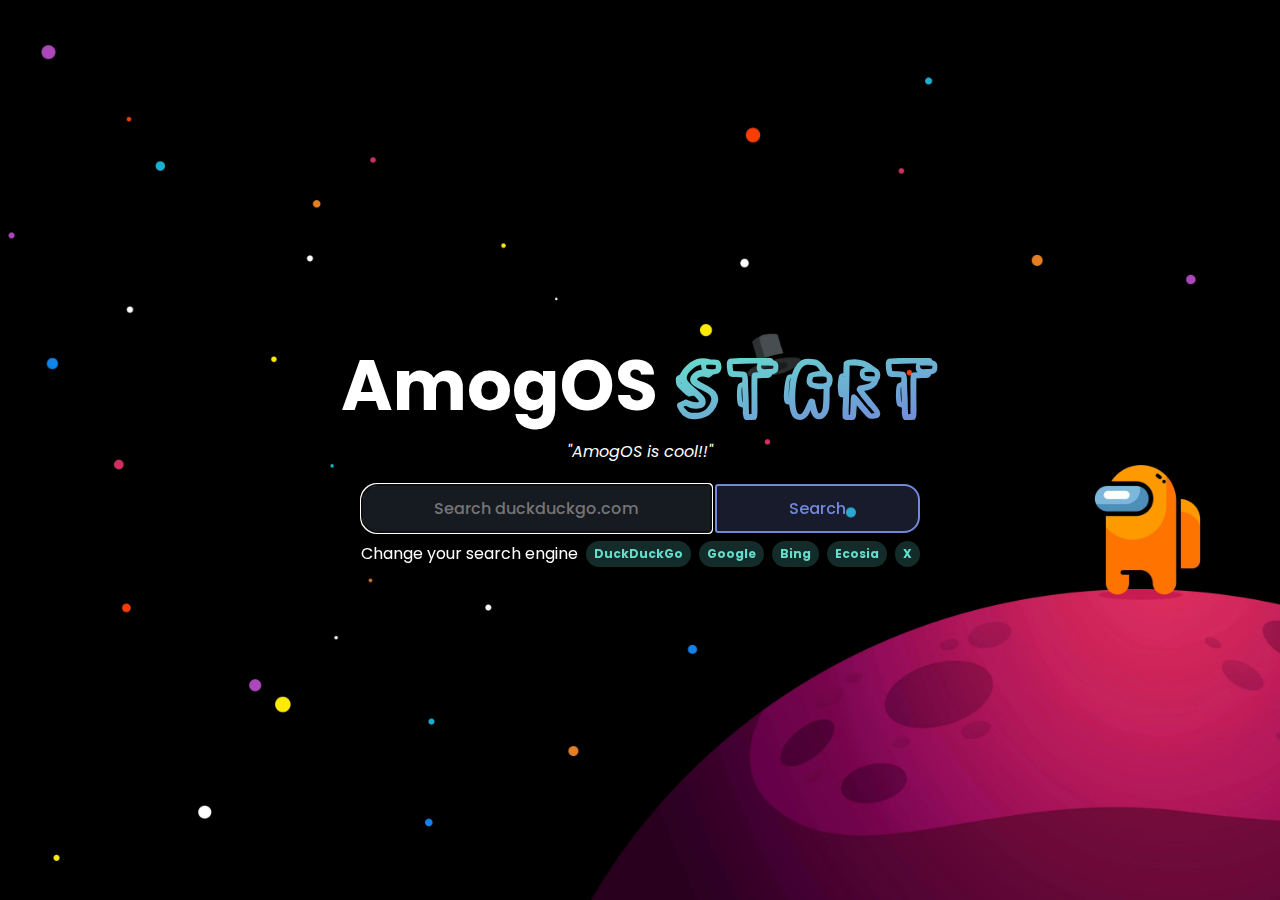
<file: startpage/index.html>
<!--haccing skills #1: view page source-->
<!--totally not copied from amogos websus-->

<!--
AmogOS Toppat WEBSUS - Source code made by Optix (http://optix.rf.gd)

Full code is documented for being modified by sussy bakas

NOTES:
- All images and assest are on this website root (/), cause I made it that way initially and... uhh im not changing it all (: (but I changed it! Muahahhaha - beau)
- In case you want me to update anything, just ping me on the AmogOS server and I will do. All this comments can be removed after reviewing (there is a backup of them, so no worries).
-->
<!DOCTYPE html>
<html lang="en">
<head>
    <title>AmogOS Start Page</title>
    <meta charset="UTF-8">

    <!--open graph, for website to have cool embed when shared through discord-->
    <meta name="title" content="AmogOS Start Page">
    <meta name="description" content="The start page for AmogOS, the sus OS.">
    <meta property="og:type" content="website">
    <meta property="og:site_name" content="AmogOS Start Page">
    <meta property="og:title" content="AmogOS Start Page">
    <meta property="og:description" content="The start page for AmogOS, the sus OS.">
    <meta property="og:image" content="https://amog-os.github.io/banner.webp">
    <!--images like the banner of the open graph, twitter attributes, and more, MUST be a full URL in order to work-->
    <meta name="theme-color" content="#66DDCC">
    <!--color for that line on discord embed, change it if you want. must be a HEX value.-->

    <meta property="twitter:card" content="summary_large_image">
    <meta property="twitter:site_name" content="website">
    <meta property="twitter:title" content="AmogOS Start Page">
    <meta property="twitter:description"
          content="The start page for AmogOS, the sus OS.">
    <meta property="twitter:image" content="https://amog-os.github.io/banner.webp">

    <meta name="viewport" content="width=device-width, initial-scale=1.0">
    <meta name="keywords"
          content="sus, susOS, amogOS, among us OS, amogOS linux, among us linux, sussy os, sussy baka, sussy wussy">
    <!--keywords for better locating, in case website gets indexed on search engines, like Gogoglgoe, Microsoft Bing, DuckDuckGo, Swiftly Nature, Ecosia... (for now it's not on google btw)-->

    <meta http-equiv="X-UA-Compatible" content="IE=edge">

    <link rel="stylesheet" href="../css/cascade-sus-sheets.css" type="text/css">
    <!--cascade style sheets, cascade sus sheets, get it?-->
    <link rel="icon" href="../img/amogos-logo.webp"> <!--icon = favicon -->
    <link rel="apple-touch-icon" href="../img/amogos-logo.webp"> <!--icon = apple-touch-icon -->
    <!--<link rel="google-spyware" href="google.com">-->
    <link rel="preconnect" href="https://fonts.googleapis.com">
    <link rel="preconnect" href="https://fonts.gstatic.com" crossorigin="">
    <link href="https://fonts.googleapis.com/css2?family=Montserrat:ital,wght@0,100;0,200;0,300;0,400;0,500;0,600;0,700;0,800;0,900;1,100;1,200;1,300;1,400;1,500;1,600;1,700;1,800;1,900&amp;family=Poppins:ital,wght@0,100;0,200;0,300;0,400;0,500;0,600;0,700;0,800;0,900;1,100;1,200;1,300;1,400;1,500;1,600;1,700;1,800;1,900&amp;display=swap"
          rel="stylesheet">
    <!--this also includes montserrat for some reason, but it gets poppins which is the font from old amogos websus so idc-->

    <script src="../js/main.js" defer></script>

    <style>
        @font-face {
            font-family: "amogos";
            src: url("../fonts/AmongUs-Regular.ttf");
        }

        #toppat {
            text-transform: uppercase;
            font-family: "amogos", sans-serif;
        }

        .highlight {
            color: var(--amog-hightlight) !important;
        }

        #quote {
            font-style: italic;

            &:before, &:after {
                content: '"';
            }

        }

        .suggestions {
            display: flex;
            flex-direction: row;
            justify-content: center;
            align-items: center;
            flex-wrap: wrap;
            gap: 0.5rem;
            margin-top: 0.5rem;

            .chip {
                background-color: var(--amog-green-transparent);
                padding: 0.25rem 0.5rem;
                border-radius: 6rem;
                color: var(--amog-green);
                font-weight: bold;
                font-size: 0.75rem;
                user-select: none;

                &:hover {
                    background-color: var(--amog-green);
                    cursor: pointer;
                    color: var(--amog-black);
                }
            }
        }
    </style>

</head>
<body>

<!-- A start page with a search bar using DuckDuckGo, a link to the downloads page, and a link to the GitHub repo. -->
<header style="height: 100vh;">
    <div class="container">
        <h1>AmogOS <span id="toppat">Start<img id="topHatImage" src="../img/toppat.webp" alt="Top Hat"></span></h1>
        <p id="quote" style="margin: 0; padding: 0; text-align: center; max-width: 512px;">AmogOS is cool!!</p>

        <script>
            const img = document.getElementById('topHatImage');

            document.addEventListener('mousemove', (e) => {
                const imgRect = img.getBoundingClientRect();
                const imgCenterX = imgRect.left + imgRect.width / 2;
                const imgCenterY = imgRect.top + imgRect.height / 2;

                const mouseX = e.clientX;
                const mouseY = e.clientY;

                const deltaX = mouseX - imgCenterX;
                const deltaY = mouseY - imgCenterY;

                const angle = Math.atan2(deltaY, deltaX);
                const angleDegrees = angle * (180 / Math.PI) - 70;

                img.animate(
                    [
                        {transform: 'translate(' + deltaX * 0.05 + 'px, ' + deltaY * 0.05 + 'px) rotate(0deg)'},
                        {rotate: angleDegrees + 'deg'}
                    ],
                    {
                        duration: 60000,
                        iterations: 69,
                        easing: `cubic-bezier(${Math.random()}, ${Math.random()}, ${Math.random()}, ${Math.random()})`
                    }
                );
            });

            document.addEventListener('mouseleave', () => {
                img.animate(
                    [
                        {transform: 'translate(0px, 0px) rotate(0deg)'},
                        {transform: 'translate(0px, 0px) rotate(0deg)'}
                    ],
                    {
                        duration: 60000,
                        iterations: 69,
                        easing: `linear`
                    }
                );
            });


        </script>

        <script>
            function randomQuote(){
                fetch('https://api.quotable.io/random')
                    .then(response => response.json())
                    .then(data => {
                        document.querySelector('#quote').innerHTML = data.content;
                    });
            }

            randomQuote();
        </script>

    </div>

    <div class="search">
        <form class="input-row" action="https://duckduckgo.com/" method="get">
            <input class="third" type="text" name="q" placeholder="Search DuckDuckGo"
                   autofocus required autocomplete="off" spellcheck="true">

            <input class="button btn-sec" type="submit" value="Search">
        </form>

        <div class="suggestions">
            <p>Change your search engine</p>
            <div class="chip" data-engine="duckduckgo.com">DuckDuckGo</div>
            <div class="chip" data-engine="google.com">Google</div>
            <div class="chip" data-engine="bing.com">Bing</div>
            <div class="chip" data-engine="ecosia.org">Ecosia</div>
            <div class="chip" data-engine="shush">X</div>
        </div>

        <script>

            if (localStorage.getItem('showSuggestions') === 'false') {
                document.querySelector('.suggestions').style.opacity = "0";
            }

            const chips = document.querySelectorAll('.chip');
            chips.forEach(chip => {
                chip.addEventListener('click', () => {
                    const engine = chip.dataset.engine;
                    if (engine === 'shush') {
                        document.querySelector('.input-row input[type="text"]').value = '';
                        localStorage.setItem('showSuggestions', 'false');
                        document.querySelector('.suggestions').style.opacity = "0";
                        return;
                    }
                    localStorage.setItem('searchEngine', engine);
                    document.querySelector('.input-row input[type="text"]').value = `se:${engine}`;
                });
            });
        </script>

    </div>

    <script>

        const queryInput = document.querySelector('.input-row input[type="text"]');
        const searchButton = document.querySelector('.input-row input[type="submit"]');
        const suggestions = document.querySelector('.suggestions');

        // Get search engine from localStorage
        let searchEngine = localStorage.getItem('searchEngine') || 'duckduckgo.com';
        localStorage.setItem('searchEngine', searchEngine);

        // Set search engine in form action
        document.querySelector('.input-row').action = `https://${searchEngine}/`;
        queryInput.placeholder = `Search ${searchEngine}`;

        // Change search engine
        // if the query begins with "engine:" then change the search engine
        // otherwise, search with the default search engine

        document.querySelector('.input-row').addEventListener('submit', (e) => {
            const query = queryInput.value;
            if (query.startsWith('engine:') || query.startsWith('eng:') || query.startsWith('se:')) {
                e.preventDefault();
                searchEngine = query.split(':')[1];
                localStorage.setItem('searchEngine', searchEngine);
                document.querySelector('.input-row').action = `https://${searchEngine}/`;
                queryInput.placeholder = `Search ${searchEngine}`;
                queryInput.value = '';
                queryInput.classList.remove('highlight');
            }
        });

        // If the query begins with engine, eng, or se while the user is typing, highlight the input box
        //    to signify that they're performing a cool action
        queryInput.addEventListener('input', () => {
            const query = queryInput.value;

            if (query.value === '') suggestions.style.opacity = "1";
            else suggestions.style.opacity = "0";

            if (query.startsWith('engine:') || query.startsWith('eng:') || query.startsWith('se:')) {
                searchButton.value = 'Change';
                queryInput.classList.add('highlight');
            }
            else {
                searchButton.value = 'Search';
                queryInput.classList.remove('highlight');
            }
        });

    </script>

</header>

</body>

</html>
</file>
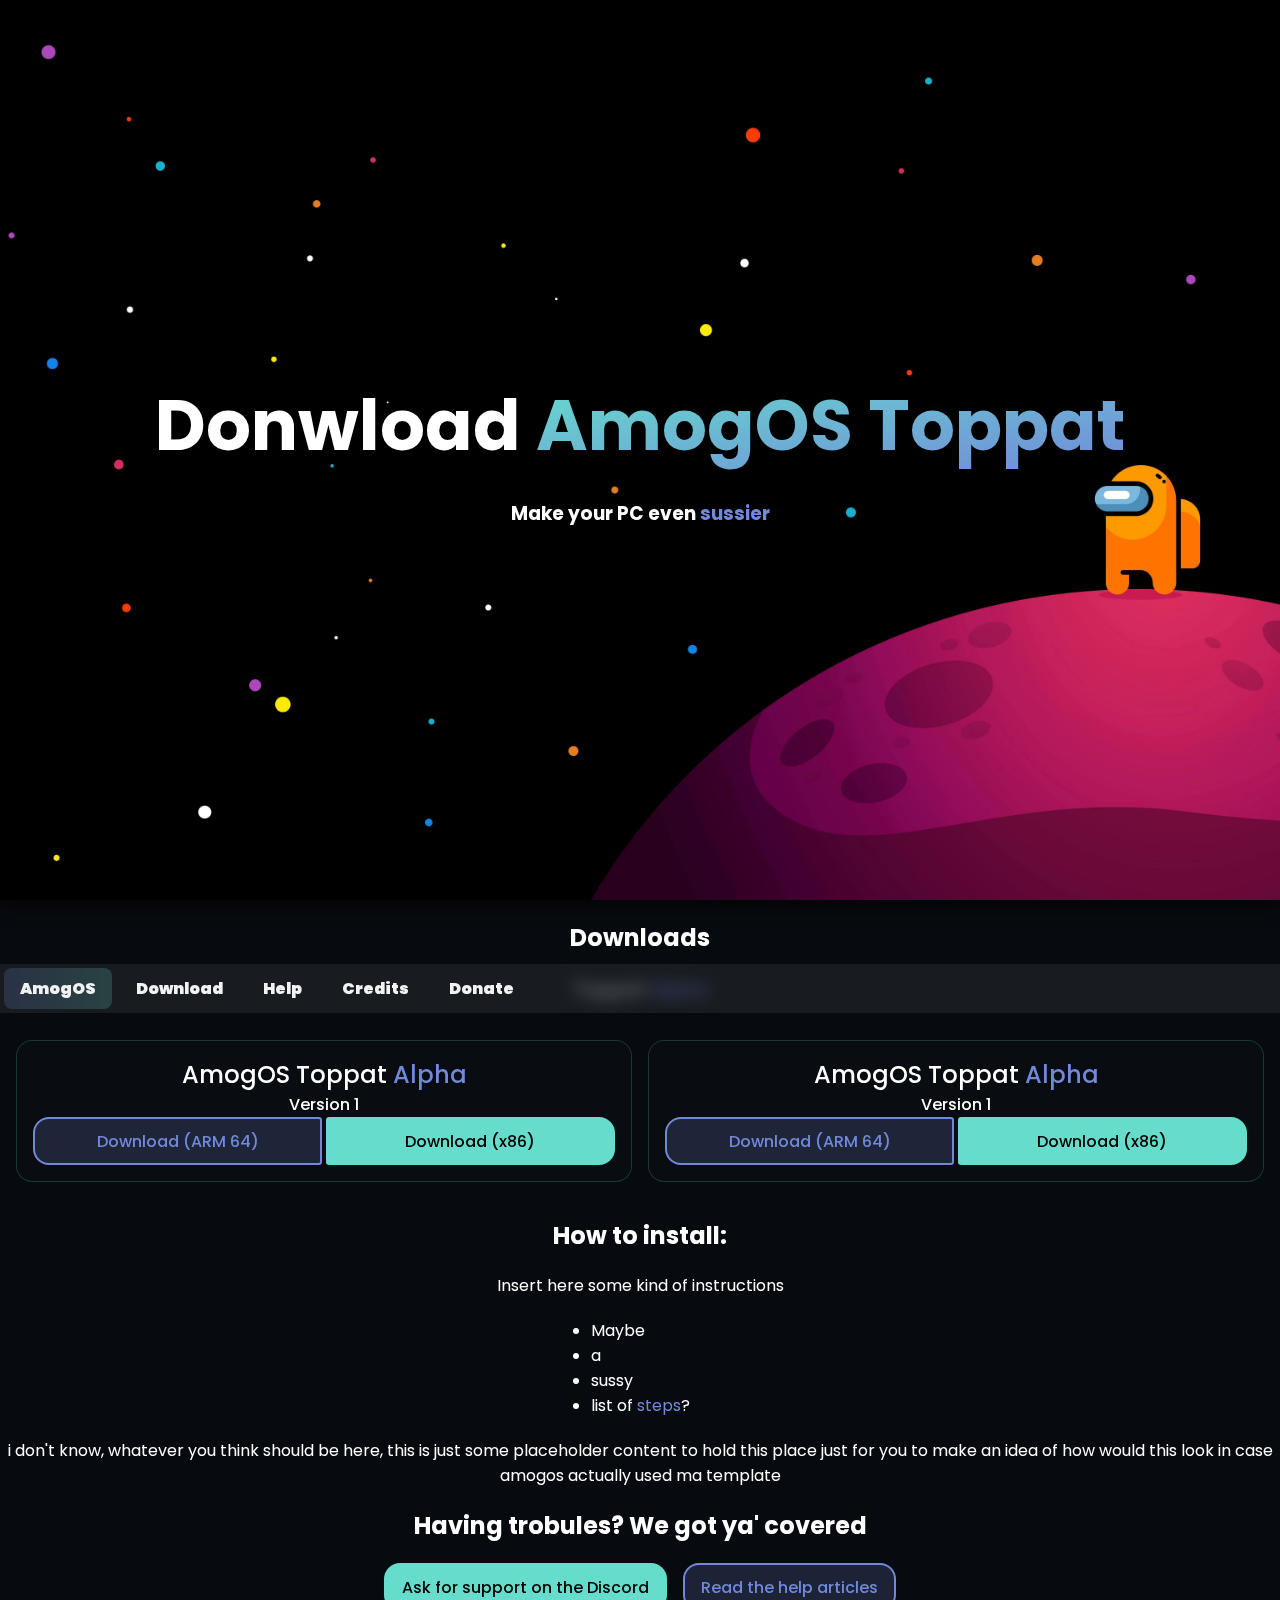
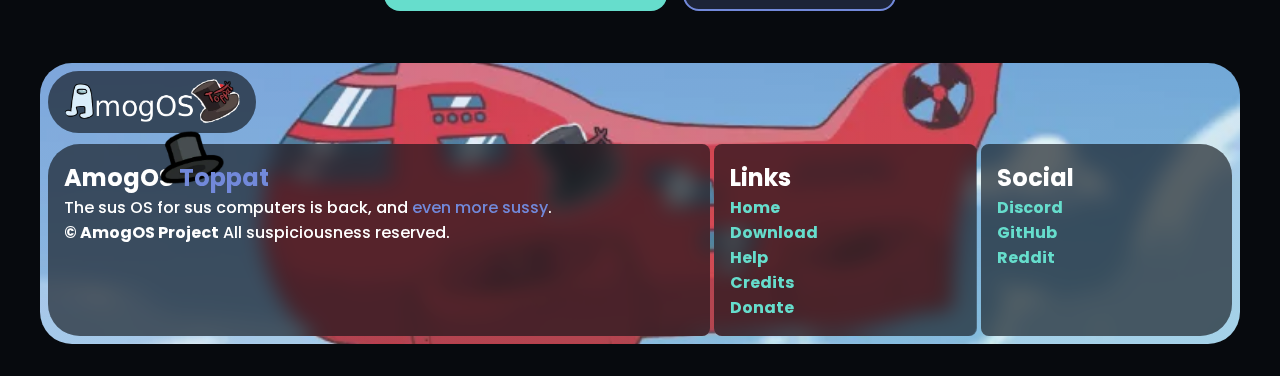
<file: download.html>
<!--haccing skills #1: view page source-->
<!--totally not copied from amogos websus-->

<!--
READ INDEX.html FOR FULL DOCUMENTATION OF THIS CODE
-->
<!DOCTYPE html>
<html lang="en">
<head>
    <title>Get AmogOS Toppat | Now even more Sussy</title>
    <meta charset="UTF-8">

    <meta name="title" content="Download AmogOS Toppat">
    <meta name="description" content="Make your computer even more sus.">
    <meta property="og:type" content="website">
    <meta property="og:site_name" content="Download AmogOS Toppat">
    <meta property="og:title" content="Download AmogOS Toppat">
    <meta property="og:description" content="Make your computer even more sus.">
    <meta property="og:image" content="https://amog-os.github.io/banner.webp">
    <meta name="theme-color" content="#66DDCC">

    <meta property="twitter:card" content="summary_large_image">
    <meta property="twitter:site_name" content="website">
    <meta property="twitter:title" content="Download AmogOS Toppat">
    <meta property="twitter:description" content="Make your computer even more sus.">
    <meta property="twitter:image" content="https://amog-os.github.io/banner.webp">

    <meta name="viewport" content="width=device-width, initial-scale=1.0">
    <meta name="keywords"
          content="sus, susOS, amogOS, among us OS, amogOS linux, among us linux, sussy os, sussy baka, sussy wussy">

    <meta http-equiv="X-UA-Compatible" content="IE=edge">

    <link rel="stylesheet" href="css/cascade-sus-sheets.css" type="text/css">
    <link rel="icon" href="https://amog-os.github.io/impostor.webp">
    <link rel="apple-touch-icon" href="https://amog-os.github.io/impostor.webp">
    <!--<link rel="google-spyware" href="google.com">-->
    <link rel="preconnect" href="https://fonts.googleapis.com">
    <link rel="preconnect" href="https://fonts.gstatic.com" crossorigin="">
    <link href="https://fonts.googleapis.com/css2?family=Montserrat:ital,wght@0,100;0,200;0,300;0,400;0,500;0,600;0,700;0,800;0,900;1,100;1,200;1,300;1,400;1,500;1,600;1,700;1,800;1,900&amp;family=Poppins:ital,wght@0,100;0,200;0,300;0,400;0,500;0,600;0,700;0,800;0,900;1,100;1,200;1,300;1,400;1,500;1,600;1,700;1,800;1,900&amp;display=swap"
          rel="stylesheet">

    <script src="js/elementConstructor.js" defer></script>
    <script src="js/main.js" defer></script>

</head>
<body>
<header>
    <h1>Donwload <span>AmogOS Toppat</span></h1>
    <h3>Make your PC even <span>sussier</span></h3>
</header>

<main>

    <section id="sussyfy">
        <h2>Downloads</h2>

        <h3>Toppat <span class="alpha">Alpha</span></h3>

        <div class="download-grid">

            <div class="download alpha">
                <div class="download-header">
                    <h4>AmogOS Toppat <span class="alpha">Alpha</span></h4>
                    <p>Version 1</p>
                </div>

                <div class="download-buttons buttons input-row">
                    <a href="https://mega.nz/file/tyJVWI7D#zPfPYip_zIsUnYGykBjcjIfMtxQt101tR0ta5ZtfLCc"
                       class="button btn-sec">Download (ARM 64)</a>
                    <a href="https://drive.google.com/file/d/1dlzE6O0W36aF3MS9bKPcvOIN2vRdUOjd/view"
                       class="button btn-prim">Download (x86)</a>
                </div>
            </div>


            <div class="download alpha">
                <div class="download-header">
                    <h4>AmogOS Toppat <span class="alpha">Alpha</span></h4>
                    <p>Version 1</p>
                </div>

                <div class="download-buttons buttons input-row">
                    <a href="https://mega.nz/file/tyJVWI7D#zPfPYip_zIsUnYGykBjcjIfMtxQt101tR0ta5ZtfLCc"
                       class="button btn-sec">Download (ARM 64)</a>
                    <a href="https://drive.google.com/file/d/1dlzE6O0W36aF3MS9bKPcvOIN2vRdUOjd/view"
                       class="button btn-prim">Download (x86)</a>
                </div>
            </div>

        </div>


    </section>

    <section id="help">
        <h2>How to install:</h2>
        <p>Insert here some kind of instructions</p>
        <ul class="download-list">
            <li>Maybe</li>
            <li>a</li>
            <li>sussy</li>
            <li>list of <span>steps</span>?</li>
        </ul>
        <p>i don't know, whatever you think should be here, this is just some placeholder content to hold this place
            just for you to make an idea of how would this look in case amogos actually used ma template</p>
        <h2>Having trobules? We got ya' covered</h2>
        <div class="buttons">
            <a href="#" class="button btn-prim">Ask for support on the Discord</a>
            <a href="help.html" class="button btn-sec">Read the help articles</a>
        </div>
    </section>

</main>
</body>
</html>
</file>
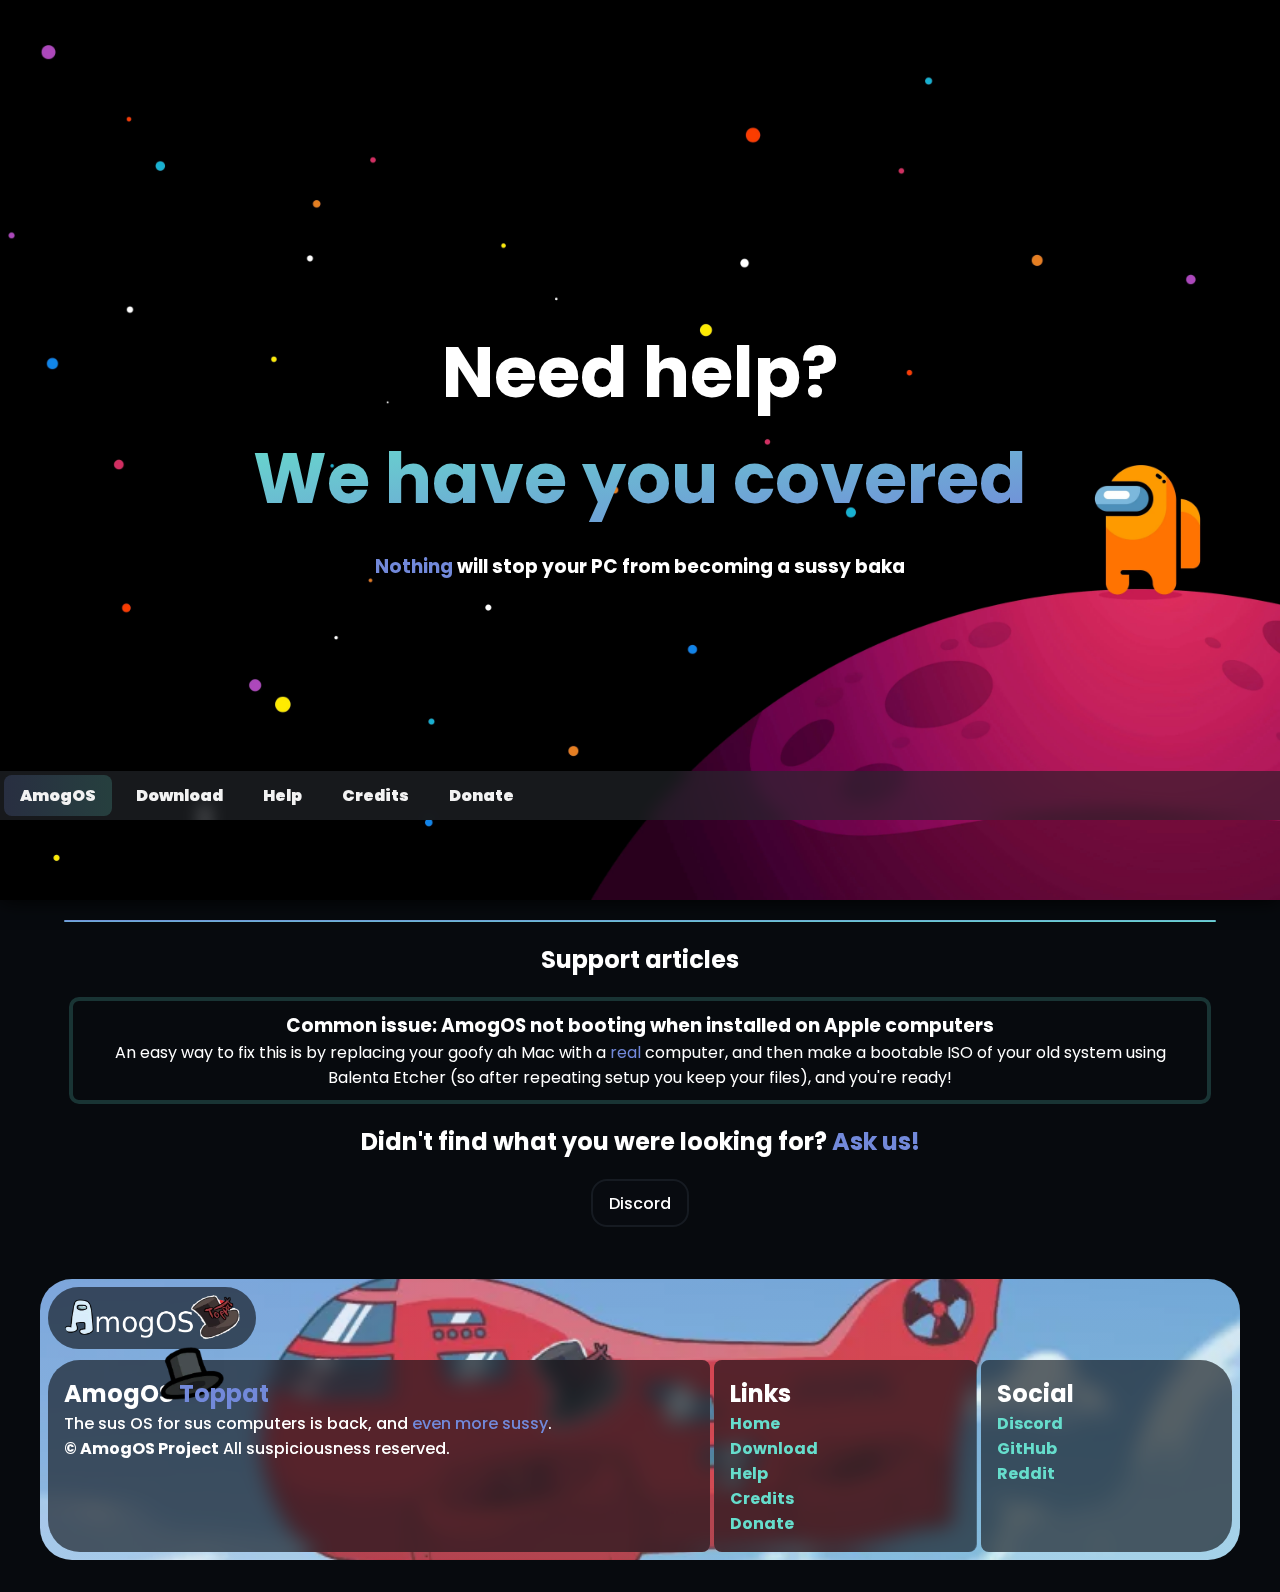
<file: help.html>
<!--READ INDEX.html for FULL DOCUMENTATION OF THIS CODE-->

<!DOCTYPE html>
<html lang="en">
  <head>
    <title>AmogOS Toppat | Now even more Sussy</title>
    <meta charset="UTF-8">

    <meta name="title" content="Help | AmogOS Toppat">
    <meta name="description" content="Got issues turning your PC into a sussy baka? We're here to help.">
    <meta property="og:type" content="website">
    <meta property="og:site_name" content="Help | AmogOS Toppat">
    <meta property="og:title" content="Help | AmogOS Toppat">
    <meta property="og:description" content="Got issues turning your PC into a sussy baka? We're here to help.">
    <meta property="og:image" content="https://amog-os.github.io/banner.webp">
    <meta name="theme-color" content="#66DDCC">

    <meta property="twitter:card" content="summary_large_image">
    <meta property="twitter:site_name" content="website">
    <meta property="twitter:title" content="Help | AmogOS Toppat">
    <meta property="twitter:description" content="Got issues turning your PC into a sussy baka? We're here to help.">
    <meta property="twitter:image" content="https://amog-os.github.io/banner.webp">
    
    <meta name="viewport" content="width=device-width, initial-scale=1.0">
    <meta name="keywords" content="sus, susOS, amogOS, among us OS, amogOS linux, among us linux, sussy os, sussy baka, sussy wussy">
    
    <meta http-equiv="X-UA-Compatible" content="IE=edge">
    
    <link rel="stylesheet" href="css/cascade-sus-sheets.css" type="text/css">
    <link rel="icon" href="https://amog-os.github.io/impostor.webp">
    <link rel="apple-touch-icon" href="https://amog-os.github.io/impostor.webp">
    <!--<link rel="google-spyware" href="google.com">-->
    <link rel="preconnect" href="https://fonts.googleapis.com">
    <link rel="preconnect" href="https://fonts.gstatic.com" crossorigin="">
    <link href="https://fonts.googleapis.com/css2?family=Montserrat:ital,wght@0,100;0,200;0,300;0,400;0,500;0,600;0,700;0,800;0,900;1,100;1,200;1,300;1,400;1,500;1,600;1,700;1,800;1,900&amp;family=Poppins:ital,wght@0,100;0,200;0,300;0,400;0,500;0,600;0,700;0,800;0,900;1,100;1,200;1,300;1,400;1,500;1,600;1,700;1,800;1,900&amp;display=swap" rel="stylesheet">

    <script src="js/elementConstructor.js" defer></script>
    <script src="js/main.js" defer></script>

  </head>
  <body>
    <header>
      <h1>Need help?<br><span>We have you covered</span></h1>
      <h3><span>Nothing</span> will stop your PC from becoming a sussy baka</h3>
    </header>
    <hr>
    <main>

      <section id="articles" class="articles">
        <h2>Support articles</h2>
        <div class="support">
          <h3>Common issue: AmogOS not booting when installed on Apple computers</h3>
          <p>
            An easy way to fix this is by replacing your goofy ah Mac with a <span>real</span> computer, and then make a bootable ISO of your old system using Balenta Etcher (so after repeating setup you keep your files), and you're ready!
          </p>
        </div>
      </section>
      <section id="ask">
        <h2>Didn't find what you were looking for? <span>Ask us!</span></h2>
        <a href="https://discord.gg/buQ7K4nT" class="button btn-third">Discord</a>
      </section>
    </main>
  </body>
</html>
</file>
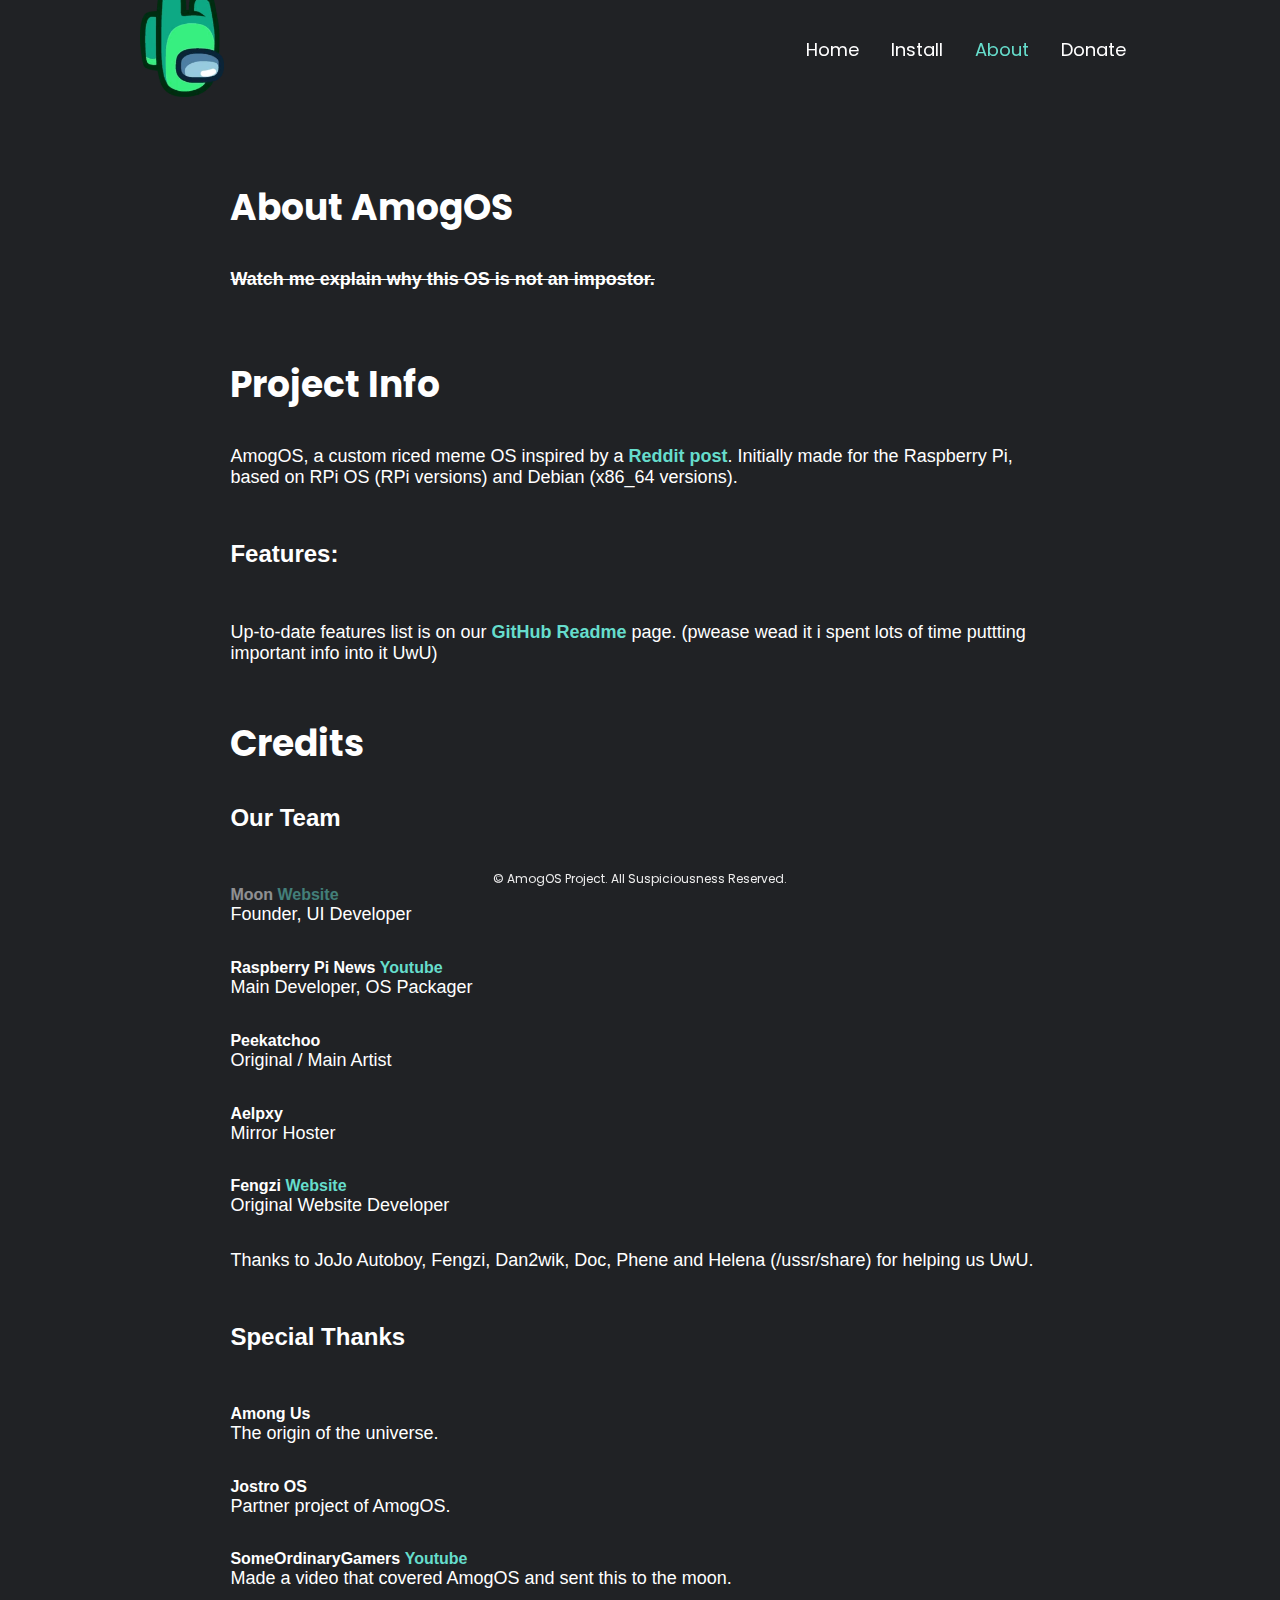
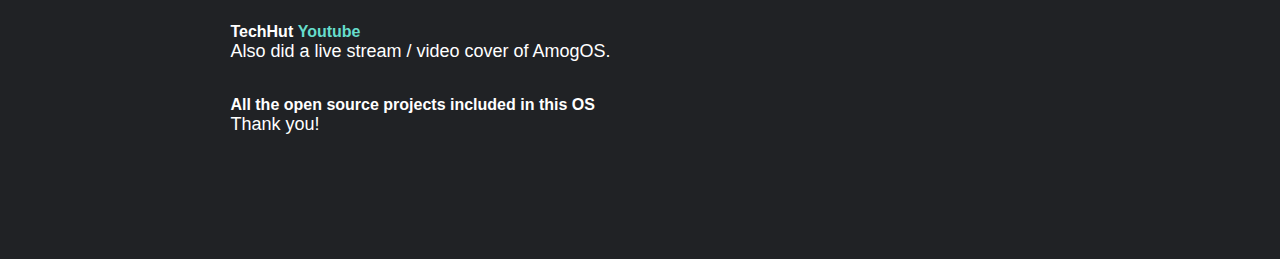
<file: legacy-site/about.html>
<!DOCTYPE html>
<html lang="en">
<head>
    <meta charset="UTF-8">
    <meta http-equiv="X-UA-Compatible" content="IE=edge">
    <meta name="viewport" content="width=device-width, initial-scale=1.0">
    <meta name="description" content="A sus OS for aSUS computers.">
    <meta name="keywords" content="amogos,amog os,amongos,amogus,among us">
    <meta name="theme-color" content="#66ddcc">
    <meta property="og:site_name" content="AmogOS">
    <meta name="og:title" content="About">
    <meta name="og:description" content="Watch me explain why this OS is not an impostor">
    <meta name="og:image" itemprop="image" content="https://amog-os.github.io/icons/sus.png">
    <link rel="shortcut icon" href="icons/sus.ico" sizes="32x32">
    <link rel="bookmark" href="icons/sus.ico">
    <link href="common.css" rel="stylesheet" type="text/css">
    <link href="article.css" rel="stylesheet" type="text/css">
    <title>About - AmogOS</title>
    <style>
        body {
         overflow-y: scroll;   
        }
        #copyright{
            background-color: rgba(32, 34, 37, 0.5);
        }
        #text-area li{
            margin-bottom: 1vh;
        }
        #text-area a{
            color: #66ddcc;
        }
        #text-area a:hover{
            color: #669999;
        }
        #bar {
            background-color: rgba(32, 34, 37, 0.5);
        }
    </style>
</head>
<body>
    <div id="main-container">
        <header>
            <nav>
                <ul id="bar">
                    <li><a id="nav-logo" href="https://amog-os.github.io"></a></li>
                    <li><a id="nav-home" href="index.html">Home</a></li>
                    <li><a id="nav-install" href="install.html">Install</a></li>
                    <li><a id="nav-about" class="now"  href="about.html">About</a></li>
                    <li><a id="nav-donate" href="donate.html">Donate</a></li>
                </ul>
            </nav>
        </header>
        <div id="text-area">
            <h1>About AmogOS</h1>
            <h3 id="description"><del>Watch me explain why this OS is not an impostor.</del></h3>
            <h1>Project Info</h1>
            <p>AmogOS, a custom riced meme OS inspired by a <a href="https://www.reddit.com/r/unixporn/comments/nhomed/cinnamon_amogos_is_complete_icon_art_idea_by_u/" target="_blank" rel="noopener noreferrer">Reddit post</a>. Initially made for the Raspberry Pi, based on RPi OS (RPi versions) and Debian (x86_64 versions). </p>
            <br/>
            <h2>Features:</h2>
            <p>Up-to-date features list is on our <a href="https://github.com/Amog-OS/AmogOS#features" target="_blank" rel="noopener noreferrer">GitHub Readme</a> page. (pwease wead it i spent lots of time puttting important info into it UwU)</p>
            <br/>
            <h1>Credits</h1>
            <h2>Our Team</h2>
            <h4>Moon <a href="https://moon1789.github.io/" target="_blank" rel="noopener noreferrer">Website</a></h4>
            <p>Founder, UI Developer</p>
            <h4>Raspberry Pi News <a href="https://rpinews.ml/" target="_blank" rel="noopener noreferrer">Youtube</a></h4>
            <p>Main Developer, OS Packager</p>
            <h4>Peekatchoo</h4>
            <p>Original / Main Artist</p>
            <h4>Aelpxy</h4>
            <p>Mirror Hoster</p>
            <div title="Fengzi is not responsible for any changes for the website beyond the original template.">
                <h4>Fengzi <a href="https://fengzi.ga/" target="_blank" rel="noopener noreferrer">Website</a></h4>
                <p>Original Website Developer</p>
            </div>
            <p>Thanks to JoJo Autoboy, Fengzi, Dan2wik, Doc, Phene and Helena (/ussr/share) for helping us UwU.</p>
            <br/>
            <h2>Special Thanks</h2>
            <h4>Among Us</h4>
            <p>The origin of the universe.</p>
            <h4>Jostro OS</h4>
            <p>Partner project of AmogOS.</p>
            <h4>SomeOrdinaryGamers <a href="https://www.youtube.com/watch?v=ixLuhDxNktk" target="_blank" rel="noopener noreferrer">Youtube</a></h4>
            <p>Made a video that covered AmogOS and sent this to the moon.</p>
            <h4>TechHut <a href="https://www.youtube.com/watch?v=ymYIJYb2hYI" target="_blank" rel="noopener noreferrer">Youtube</a></h4>
            <p>Also did a live stream / video cover of AmogOS.</p>
            <h4>All the open source projects included in this OS</h4>
            <p>Thank you!</p>
            <br/><br/><br/><br/><br/>
        </div>
        <footer>
            <p id="copyright">© AmogOS Project. All Suspiciousness Reserved.</p>
        </footer>
    </div>
</body>
</html>
</file>
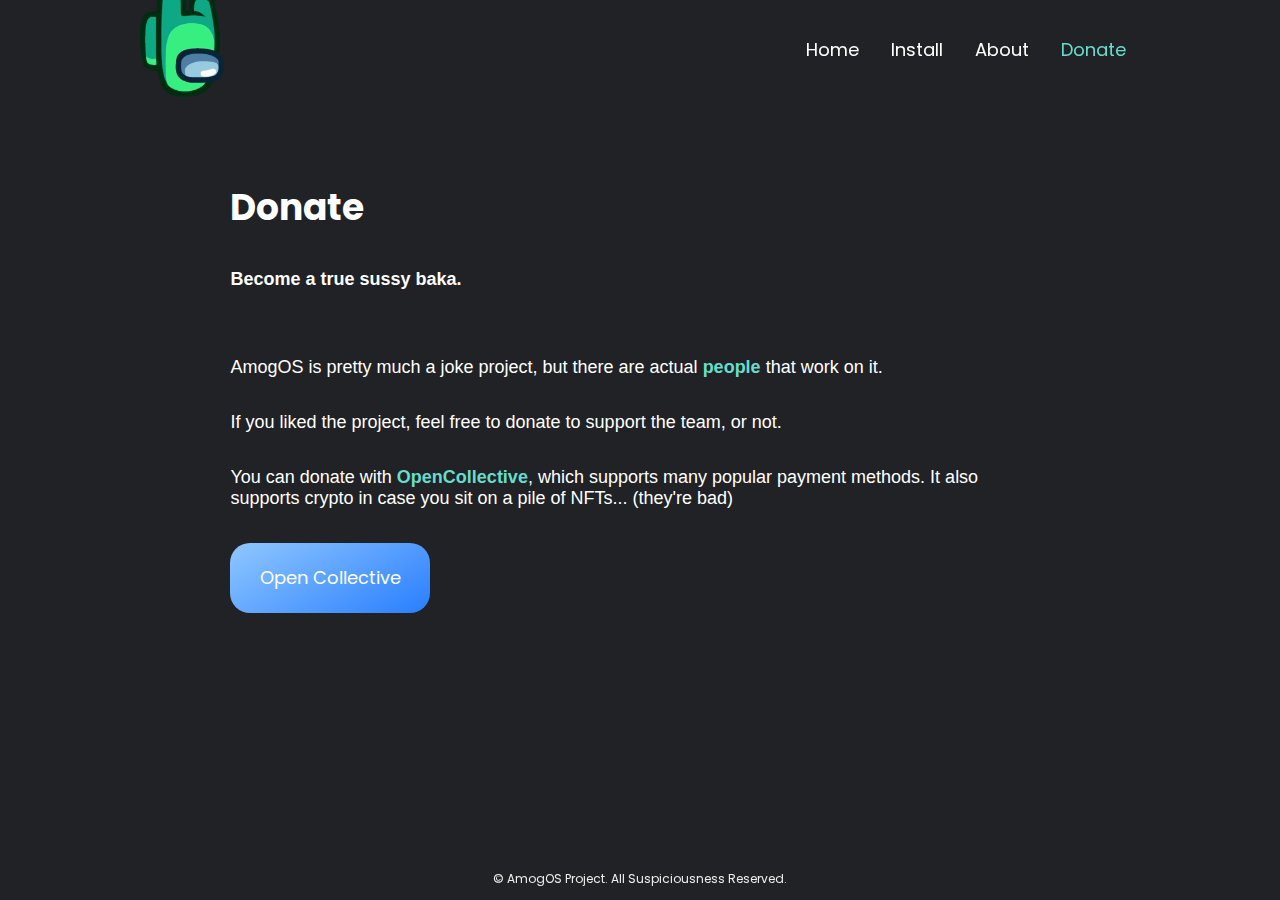
<file: legacy-site/donate.html>
<!DOCTYPE html>
<html lang="en">
<head>
    <meta charset="UTF-8">
    <meta http-equiv="X-UA-Compatible" content="IE=edge">
    <meta name="viewport" content="width=device-width, initial-scale=1.0">
    <meta name="description" content="How to make your device even more sus">
    <meta name="keywords" content="amogos,amog os,amongos,amogus,among us">
    <meta name="theme-color" content="#66ddcc">
    <meta property="og:site_name" content="AmogOS">
    <meta name="og:title" content="Donate">
    <meta name="og:description" content="Become a true sussy baka">
    <meta name="og:image" itemprop="image" content="https://amog-os.github.io/icons/sus.png">
    <link rel="shortcut icon" href="icons/sus.ico" sizes="32x32">
    <link rel="bookmark" href="icons/sus.ico">
    <link href="common.css" rel="stylesheet" type="text/css">
    <link href="article.css" rel="stylesheet" type="text/css">
    <title>Donate - AmogOS</title>
    <style>
        #text-area a{
            color: #66ddcc;
        }
        #text-area a:hover{
            color: #669999;
        }
        #donate{
            transition: 0.3s ease;
            padding: 12px;
            width: 200px;
            height: 70px;
            outline: none;
            background-image: linear-gradient(-30deg, #297eff, #8fc7ff);
            color: #ffffff;
            font-size: 18px;
            border: none;
            border-radius: 20px;
            font-family: "Poppins";
            cursor: pointer;
        }
        #donate:hover{
            box-shadow: 0px 0px 12px #8fc7ff;
        }
    </style>
</head>
<body>
    <div id="main-container">
        <header>
            <nav>
                <ul id="bar">
                    <li><a id="nav-logo" href="https://amog-os.github.io"></a></li>
                    <li><a id="nav-home" href="index.html">Home</a></li>
                    <li><a id="nav-install" href="install.html">Install</a></li>
                    <li><a id="nav-about"  href="about.html">About</a></li>
                    <li><a id="nav-donate" class="now" href="donate.html">Donate</a></li>
                </ul>
            </nav>
        </header>
        <div id="text-area">
            <h1>Donate</h1>
            <h3 id="description">Become a true sussy baka.</h3>
            <p>AmogOS is pretty much a joke project, but there are actual <a href="about.html" target="_blank" rel="noopener noreferrer">people</a> that work on it.</p>
            <p>If you liked the project, feel free to donate to support the team, or not.</p>
            <p>You can donate with <a href="https://opencollective.com/amogos" 
            target="_blank" rel="noopener noreferrer">OpenCollective</a>, which supports many popular payment methods. It also supports crypto in case you sit on a pile of NFTs... (they're bad)</p>
            <button id="donate" onclick="window.open('https\://opencollective.com/amogos')">Open Collective</button>
            <br/><br/><br/>
        </div>
        <footer>
            <p id="copyright">© AmogOS Project. All Suspiciousness Reserved.</p>
        </footer>
    </div>
</body>
</html>
</file>
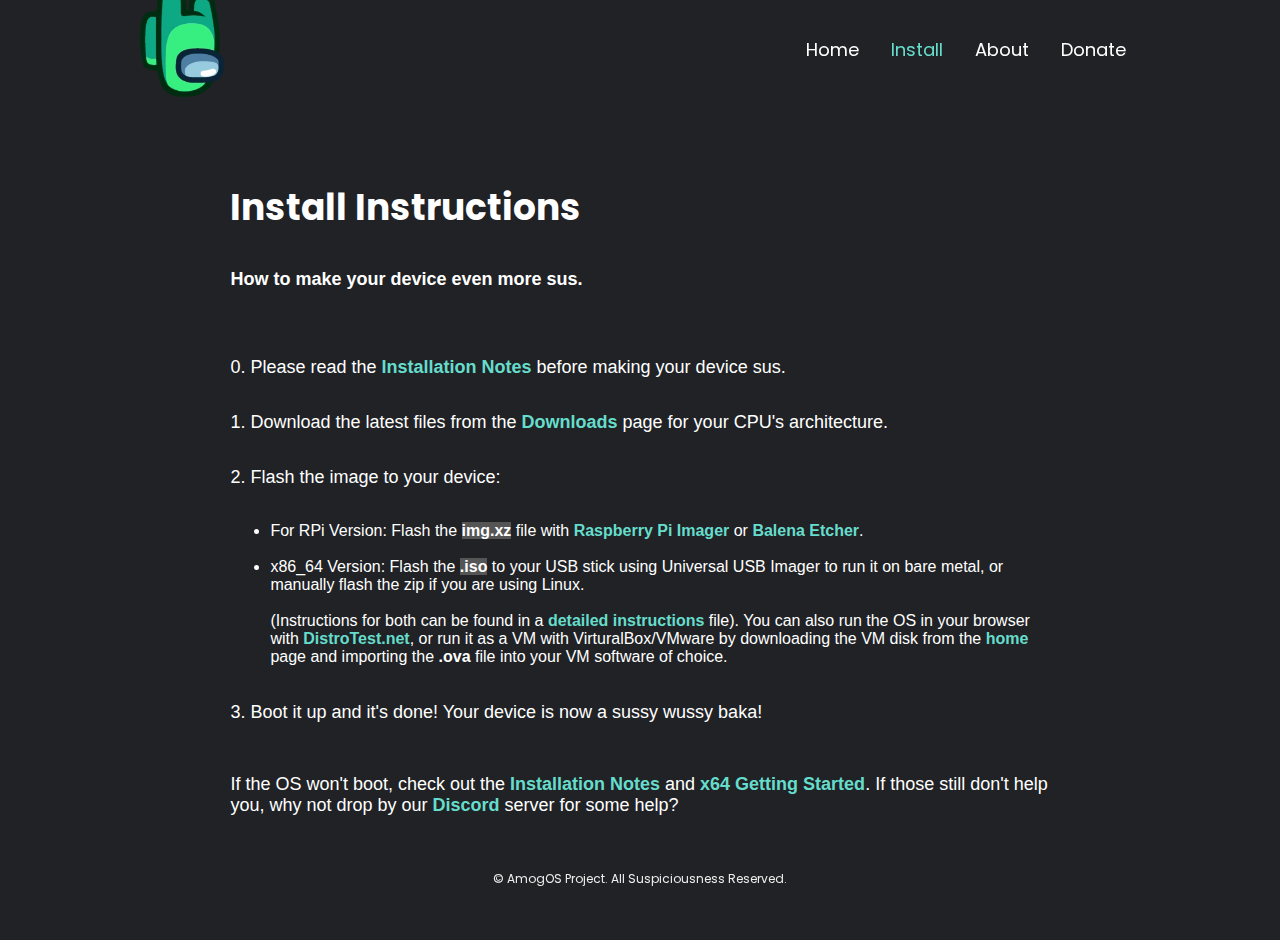
<file: legacy-site/install.html>
<!DOCTYPE html>
<html lang="en">
<head>
    <meta charset="UTF-8">
    <meta http-equiv="X-UA-Compatible" content="IE=edge">
    <meta name="viewport" content="width=device-width, initial-scale=1.0">
    <meta name="description" content="How to make your device even more sus">
    <meta name="keywords" content="amogos,amog os,amongos,amogus,among us">
    <meta name="theme-color" content="#66ddcc">
    <meta property="og:site_name" content="AmogOS">
    <meta name="og:title" content="Install Instructions">
    <meta name="og:description" content="How to make your device even more sus">
    <meta name="og:image" itemprop="image" content="https://amog-os.github.io/icons/sus.png">
    <link rel="shortcut icon" href="icons/sus.ico" sizes="32x32">
    <link rel="bookmark" href="icons/sus.ico">
    <link href="common.css" rel="stylesheet" type="text/css">
    <link href="article.css" rel="stylesheet" type="text/css">
    <title>Install Instructions - AmogOS</title>
    <style>
        #text-area a{
            color: #66ddcc;
        }
        #text-area a:hover{
            color: #669999;
        }
    </style>
</head>
<body>
    <div id="main-container">
        <header>
            <nav>
                <ul id="bar">
                    <li><a id="nav-logo" href="https://amog-os.github.io"></a></li>
                    <li><a id="nav-home" href="index.html">Home</a></li>
                    <li><a id="nav-install" class="now" href="install.html">Install</a></li>
                    <li><a id="nav-about" href="about.html">About</a></li>
                    <li><a id="nav-donate" href="donate.html">Donate</a></li>
                </ul>
            </nav>
        </header>
        <div id="text-area">
            <h1>Install Instructions</h1>
            <h3 id="description">How to make your device even more sus.</h3>
            <p>0. Please read the <a href="https://github.com/Amog-OS/AmogOS#installation-notes">Installation Notes</a> before making your device sus.</p>
            <p>1. Download the latest files from the <a href="downloads.html">Downloads</a> page for your CPU's architecture.</p>
            <p>2. Flash the image to your device:</p>
            <ul>
                <li>For RPi Version: Flash the <span><b>img.xz</b></span> file with <a href="https://www.raspberrypi.com/software/" target="_blank" rel="noopener noreferrer">Raspberry Pi Imager</a> or <a href="https://www.balena.io/etcher/" target="_blank" rel="noopener noreferrer">Balena Etcher</a>.</li>
                <br/>
                <li> x86_64 Version: Flash the <span><b>.iso</b></span> to your USB stick using Universal USB Imager to run it on bare metal, or manually flash the zip if you are using Linux. <br> <br> (Instructions for both can be found in a <a href="https://github.com/Amog-OS/AmogOS/blob/main/Additional_Notes/AmogOS-x64-installation-README.md" target="_blank" rel="noopener noreferrer">detailed instructions</a> file). You can also run the OS in your browser with <a href="https://distrotest.net/AmogOS" target="_blank" rel="noopener noreferrer">DistroTest.net</a>, or run it as a VM with VirturalBox/VMware by downloading the VM disk from the <a href="index.html">home</a> page and importing the <b>.ova</b> file into your VM software of choice. </li>
            </ul>
            <br/><br/>
            <p>3. Boot it up and it's done! Your device is now a sussy wussy baka!</p>
            <br/>
            <p>If the OS won't boot, check out the <a href="https://github.com/Amog-OS/AmogOS#installation-notes">Installation Notes</a> and <a href="https://github.com/Amog-OS/AmogOS/blob/main/Additional_Notes/AmogOS-x64-installation-README.md" target="_blank" rel="noopener noreferrer">x64 Getting Started</a>. If those still don't help you, why not drop by our <a href="https://discord.gg/6ut87Hqukr" target="_blank" rel="noopener noreferrer">Discord</a> server for some help?</p>
            <br/><br/><br/><br/><br/>
        </div>  
        <footer>
            <p id="copyright">© AmogOS Project. All Suspiciousness Reserved.</p>
        </footer>
    </div>
</body>
</html>
</file>
<file: css/cascade-sus-sheets.css>
/*
haccing skill #2: view webpage's css files
*/
/* Base styles */
@import "https://www.nerdfonts.com/assets/css/webfont.css";

/* Imports */
@import url("variables.css");
@import url("buttons.css"); /* Contains .buttons, a, etc. */
@import url("layout.css"); /* Contains body, main, section, hr, header, footer */
@import url("navbar.css"); /* Contains nav, #menu, .overlay */
@import url("contributors.css"); /* Contains .coolboi, .bois */
@import url("features.css");
@import url("media-queries.css");
@import url("downloads.css");

/* Base styles */
* {
    transition: all 500ms cubic-bezier(0.6, 0, 0, 1);
    scroll-behavior: smooth;
    margin: 0;
    padding: 0;
    box-sizing: border-box;
}



/* Misc */
code {
    font-family: "Fira Code", monospace;
    background-color: var(--amog-black-transparent);
    border-radius: 4px;
    padding: 0.1em 0.5em;
    border: solid 2px var(--amog-green-transparent);
}

.download-list {
    text-align: left;
    display: flex;
    flex-direction: column;
}

.support {
    width: calc(90% - 10px);
    border-radius: 10px;
    padding: 10px;
    border: solid 4px var(--amog-green-transparent);
}

#story .content {
    width: calc(90% - 10px);
    padding: 10px;
    font-size: 20px;
}

.animation {
    opacity: 0;
    transition: all 300ms ease;
}

.scroll-animation {
    opacity: 1;
}
</file>
<file: legacy-site/common.css>
@import url('https://fonts.googleapis.com/css2?family=Poppins:wght@600&display=swap');
*{
    margin: 0;
}
body{
    width: 100%;
    background-color: #202225;
    font-family: "Poppins";
    color: #ffffff;
    /*overflow-x: hidden;*/
}
a{
    text-decoration: none;
    color: #ffffff;
}
a:hover{
    color: #66ddcc;
}
#wallpaper{
    position: fixed;
    top: 0;
    left: 0;
    width: 100vw;
    height: 100vh;
    background-size: cover;
    background-repeat: no-repeat;
    background-position: center center;
}
#main-container{
    width: 100vw;
}
header{
    position: fixed;
    top: 0;
    left: 0;
    width: 100vw;
    padding-left: 12%;
    padding-right: 12%;
    box-sizing: border-box;
    background-color: transparent;
    z-index: 2;
}
#bar{
    list-style: none;
    text-align: right;
}
#nav-logo{
    transition: 0.3s ease;
    margin-left: calc(6vh*-1);
    margin-top: -6%;
    width: 18vw;
    height: 12vh;
    background-image: url("icons/sus.png");
    background-size: contain;
    background-repeat: no-repeat;
    transform: scaleY(-1);
    display: inline-block;
}
#nav-logo:hover{
    margin-top: 0;
}
#bar li:first-child{
    float: left; 
    padding: 0;
}
#bar li {
    padding-top: calc(6vh - 18px);
    display: inline-block;
    padding-left: 3%;
    font-size: 18px;
}
.now{
    color: #66ddcc;
}
#copyright{
    position: fixed;
    bottom: 0;
    margin: 0;
    padding-bottom: 12px;
    width: 100%;
    box-sizing: border-box;
    text-align: center;
    font-size: 12px;
    color: #eeeeee;
    background-color: transparent;
    z-index: 1;
}
::selection{
    background-color: transparent;
    color: #66ddcc;
}
::-webkit-scrollbar {
    display: none;
}
@media screen and (max-width: 850px) {
    #bar li{
        padding-left: 2%;
        font-size: 14px;
    }
    header, #copyright{
        background-color: rgba(32, 34, 37, 0.5);
    }
}
@media screen and (max-width: 620px) {
    #wallpaper{
        background-image: none;
    }
    /* #nav-logo{
        margin-top: 0;
    } */
    #bar li{
        padding-left: 1%;
        font-size: 12px;
    }
}
</file>
<file: legacy-site/article.css>
#text-area{
    position: absolute;
    top: 20vh;
    padding-left: 18%;
    padding-right: 18%;
    font-family: sans-serif;
}
h1{
    font-family: "Poppins"; 
    margin-bottom: 3.75vh;
    font-size: 36px;
}
h2{
    margin-bottom: 6vh;
    font-size: 24px;
}
h3{
    margin-bottom: 7.5vh;
    font-size: 18px;
}
p{
    margin-bottom: 3.75vh;
    font-size: 18px;
}
span{
    background-color: #555555;
}
.notes{
    font-size: 16px;
    font-style: italic;
}
#text-area a{
    color: #669999;
    font-weight: 600;
}
#text-area a:hover{
    color: #66ddcc;
}
@media screen and (max-width: 620px) {
    #text-area{
        top: 16vh;
    }
    h1{
        margin-bottom: 5.3vh;
        font-size: 30px;
    }
    #description{
        display: none;
    }
    p{
        margin-bottom: 4vh;
        font-size: 16px;
    }
}
</file>
